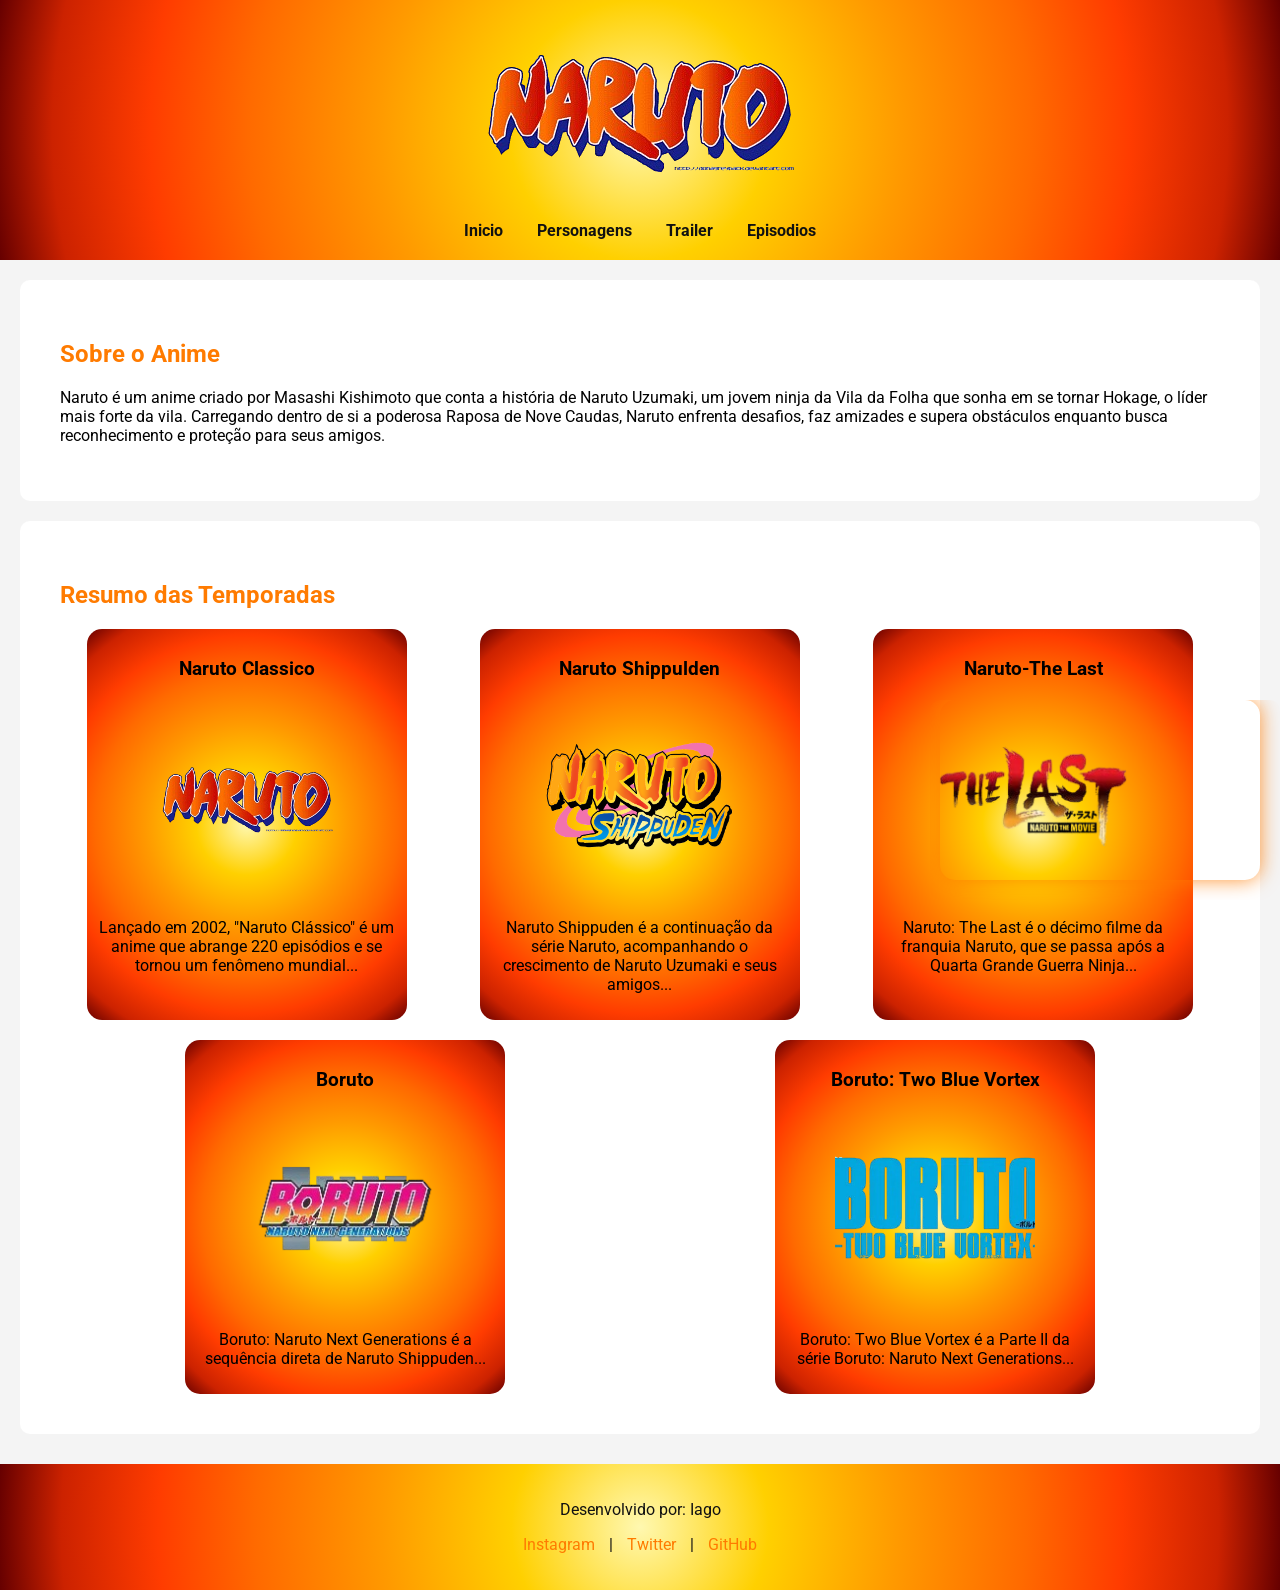
<file: index.html>
<!DOCTYPE html>
<html lang="pt-br">
<head>
    <meta charset="UTF-8">

    <!-- RESPONSIVIDADE PARA CELULAR -->
    <meta name="viewport" content="width=device-width, initial-scale=1.0">

    <title>Naruto Usumaki</title>

    <!-- Google Fonts -->
    <link href="https://fonts.googleapis.com/css2?family=Bangers&family=Roboto:wght@300;400;700&display=swap" rel="stylesheet">

    <!-- CSS Externo -->
    <link rel="stylesheet" href="css/style.css">

    <!-- Icone -->
    <link rel="icon" type="image/x-icon" href="./imagens/folha-removebg-preview.png">
</head>

<body>

    <!-- Cabeçalho -->
    <header>
        <h1><img src="./imagens/nome-removebg-preview.png" alt=""></h1>
        <nav>
            <a href="#sobre">Inicio</a>
            <a href="personagens.html">Personagens</a>
            <a href="trailer.html">Trailer</a>
            <a href="Episodios.html">Episodios</a>
        </nav>
    </header>

    <!-- Seção Sobre -->
    <section id="sobre">
        <h2>Sobre o Anime</h2>
        <p>
            Naruto é um anime criado por Masashi Kishimoto que conta a história de Naruto Uzumaki, 
            um jovem ninja da Vila da Folha que sonha em se tornar Hokage, o líder mais forte da vila. 
            Carregando dentro de si a poderosa Raposa de Nove Caudas, Naruto enfrenta desafios, 
            faz amizades e supera obstáculos enquanto busca reconhecimento e proteção para seus amigos.
        </p>
    </section>

    <!-- Seção Personagens -->
    <section id="personagens">
        <h2>Resumo das Temporadas</h2>

        <div class="personagens-container">

            <div class="card">
                <h3>Naruto Classico</h3>
                <img src="./imagens/nome-removebg-preview.png" alt="Naruto">
                <p>
                    Lançado em 2002, "Naruto Clássico" é um anime que abrange 220 episódios e se tornou um fenômeno mundial...
                </p>
            </div>

            <div class="card">
                <h3>Naruto Shippulden</h3>
                <img src="./imagens/shipulden.png" alt="Sasuke">
                <p>
                    Naruto Shippuden é a continuação da série Naruto, acompanhando o crescimento de Naruto Uzumaki e seus amigos...
                </p>
            </div>

            <div class="card">
                <h3>Naruto-The Last</h3>
                <img src="./imagens/OIP-removebg-preview.png" alt="Sakura">
                <p>
                    Naruto: The Last é o décimo filme da franquia Naruto, que se passa após a Quarta Grande Guerra Ninja...
                </p>
            </div>

            <div class="card">
                <h3>Boruto</h3>
                <img src="./imagens/boruto.png" alt="Boruto">
                <p>
                    Boruto: Naruto Next Generations é a sequência direta de Naruto Shippuden...
                </p>
            </div>

            <div class="card">
                <h3>Boruto: Two Blue Vortex</h3>
                <img src="./imagens/two blue vortex.png" alt="Boruto Two Blue Vortex">
                <p>
                    Boruto: Two Blue Vortex é a Parte II da série Boruto: Naruto Next Generations...
                </p>
            </div>

        </div>
    </section>

    <!-- Rodapé -->
    <footer>
        <p>Desenvolvido por: Iago</p>
        <p>
            <a href="#">Instagram</a> |
            <a href="#">Twitter</a> |
            <a href="#">GitHub</a>
        </p>
    </footer>

    <!-- Player fixo -->
    <iframe src="player.html" style="
    position:fixed;
    bottom:0;
    right:0;
    width:350px;
    height:200px;
    border:none;
    z-index:9999;">
    </iframe>

</body>
</html>
</file>
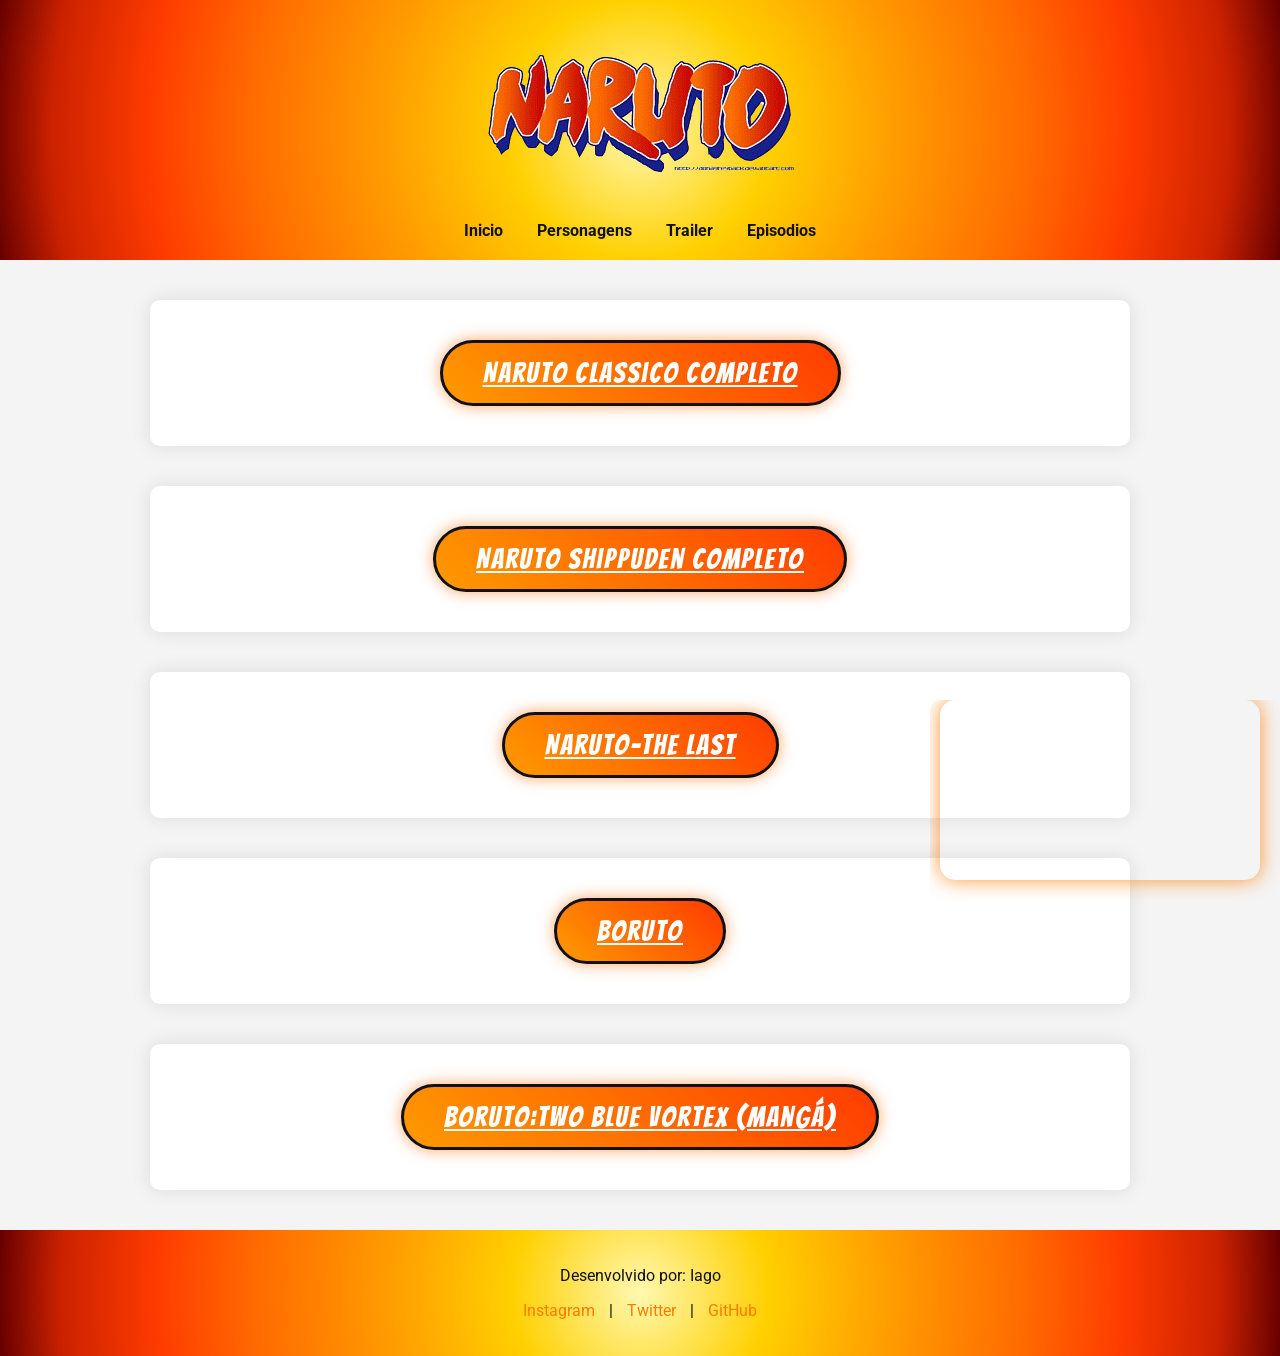
<file: Episodios.html>
<!DOCTYPE html>
<html lang="en">
<head>
    <!-- RESPONSIVIDADE PARA CELULAR -->
    <meta name="viewport" content="width=device-width, initial-scale=1.0">
    
    <meta charset="UTF-8">
    <meta http-equiv="X-UA-Compatible" content="IE=edge">
    <meta name="viewport" content="width=device-width, initial-scale=1.0">
    <title>Episodios</title>
     <!-- Google Fonts -->
     <link href="https://fonts.googleapis.com/css2?family=Bangers&family=Roboto:wght@300;400;700&display=swap" rel="stylesheet">

    <!-- CSS Externo -->
    <link rel="stylesheet" href="css/style.css">
    <link rel="icon" type= "image/x-icon" href="./imagens/folha-removebg-preview.png">
 
</head>
<body>
       <!-- Cabeçalho -->
       <header>
        <h1><img src="./imagens/nome-removebg-preview.png" alt=""></h1>
        <nav>
            <a href="index.html">Inicio</a>
            <a href="personagens.html">Personagens</a>
            <a href="trailer.html">Trailer</a>
            <a href="Episodios.html">Episodios</a>
        </nav>
    </header>

    <section id="trailer">
        <a href=" https://pluto.tv/br/on-demand/series/5f89ec9e7ecf48001a34156c/season/1?msockid=13785aba3feb6c5009c54db63eee6dd6"target="_blank">Naruto Classico Completo</a>
        
           
        </div>
    </section>

    <section id="trailer">
        <a href="https://pluto.tv/br/on-demand/series/622102dae9e2e9001399c4a9/season/1?msockid=13785aba3feb6c5009c54db63eee6dd6"target="_blank">Naruto Shippuden Completo</a>
        
           
        </div>
    </section>

    <section id="trailer">
        <a href="https://pluto.tv/br/on-demand/movies/651af2dad193e8001be0e9ff?msockid=13785aba3feb6c5009c54db63eee6dd6"target="_blank">Naruto-The Last</a>
        
           
        </div>
    </section>

    <section id="trailer">
        <a href="https://pluto.tv/br/on-demand/series/653a849025fde2001a81c872/season/1?msockid=13785aba3feb6c5009c54db63eee6dd6"target="_blank">Boruto</a>
        
           
        </div>
    </section>

    <section id="trailer">
        <a href="https://mangaplus.shueisha.co.jp/viewer/5000242"target="_blank">Boruto:Two Blue Vortex (mangá)</a>
        
           
        </div>
    </section>


     <!-- Rodapé -->
     <footer>
        <p>Desenvolvido por: Iago</p>
        <p>
            <a href="#">Instagram</a> |
            <a href="#">Twitter</a> |
            <a href="#">GitHub</a>
        </p>
    </footer>
    <iframe src="player.html" style="
position:fixed;
bottom:0;
right:0;
width:350px;
height:200px;
border:none;
z-index:9999;">
</iframe>
</body>
</html>
</file>
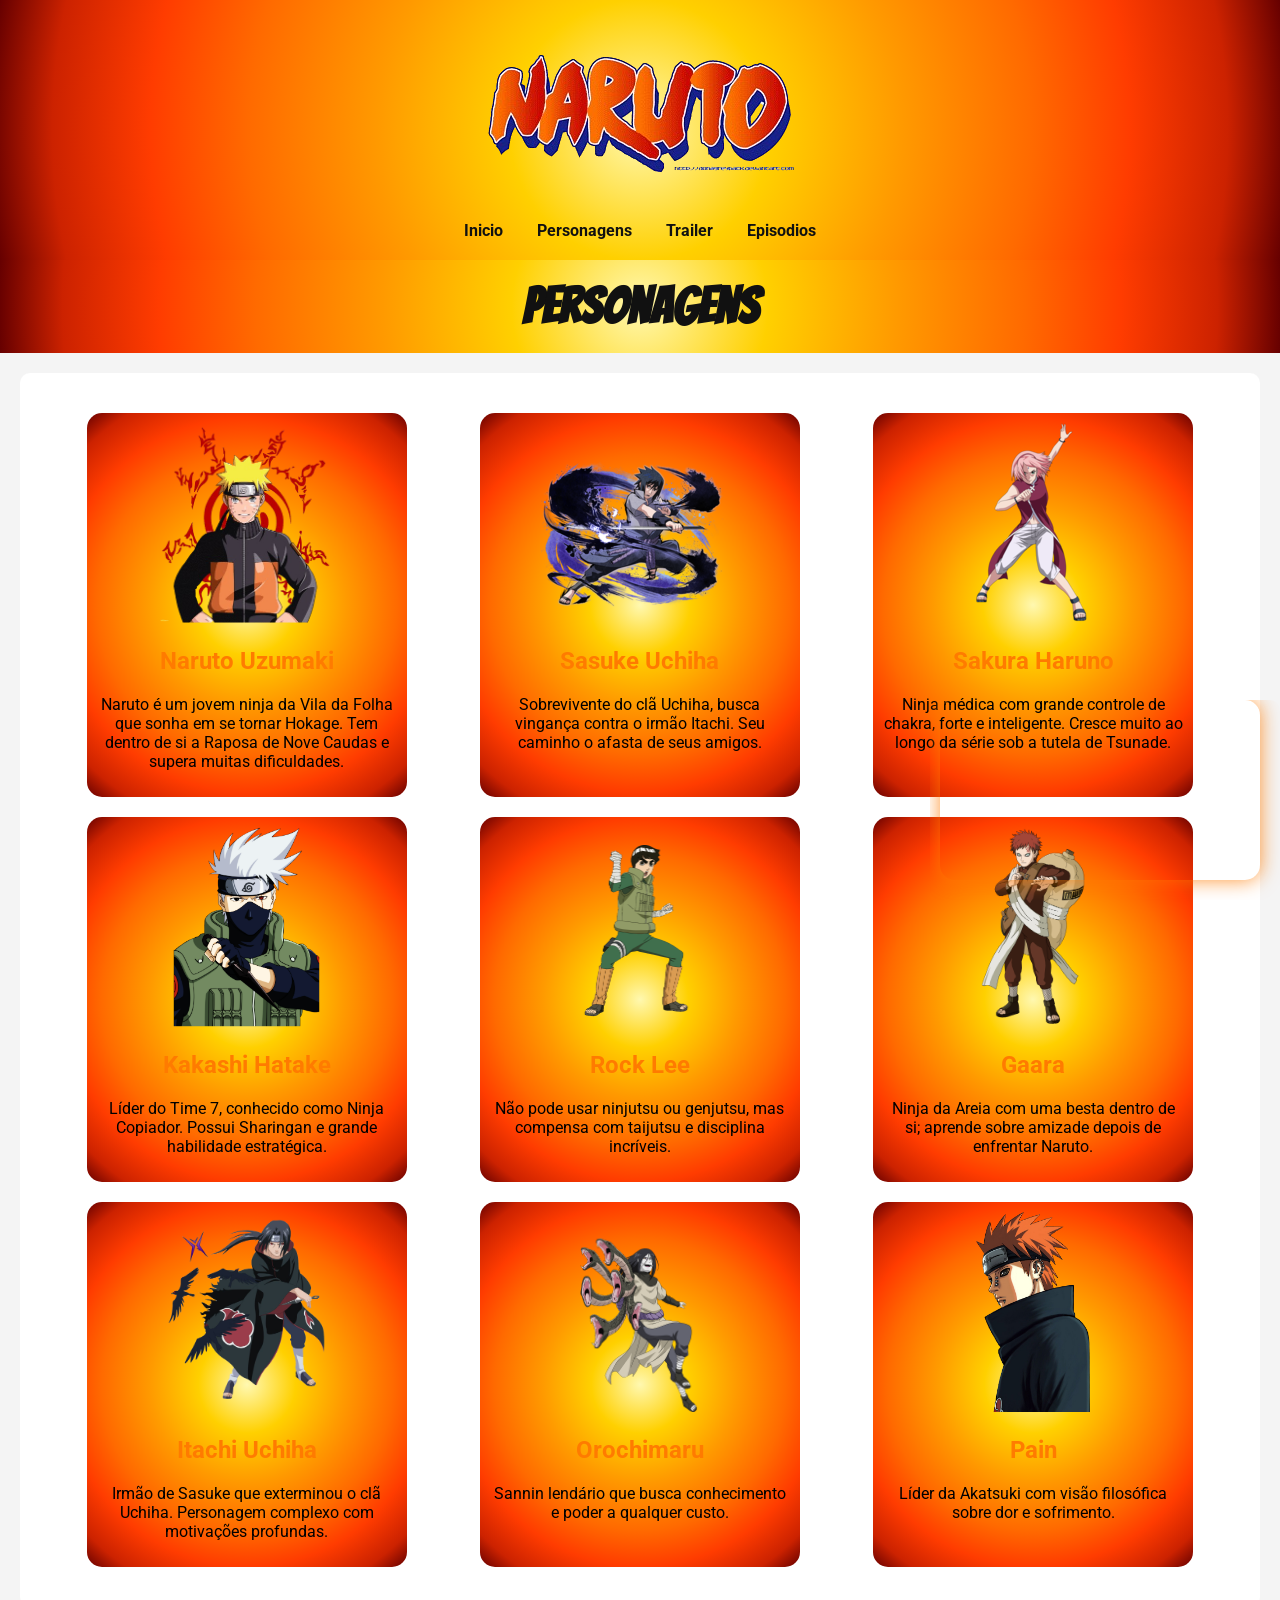
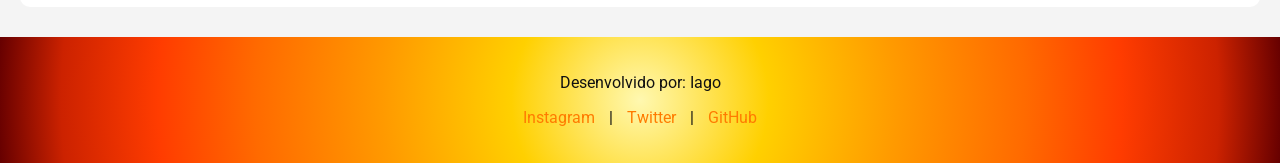
<file: personagens.html>
<!DOCTYPE html>
<html lang="pt-br">
<head>
    <!-- RESPONSIVIDADE PARA CELULAR -->
    <meta name="viewport" content="width=device-width, initial-scale=1.0">
    <meta charset="UTF-8">
    <title>Personagens - Naruto Clássico</title>
    <link href="https://fonts.googleapis.com/css2?family=Bangers&family=Roboto:wght@300;400;700&display=swap" rel="stylesheet">
   <!-- CSS Externo -->
   <link rel="stylesheet" href="css/style.css">
   <link rel="icon" type= "image/x-icon" href="./imagens/folha-removebg-preview.png">
</head>
<body>

     <!-- Cabeçalho -->
     <header>
        <h1><img src="./imagens/nome-removebg-preview.png" alt=""></h1>
        <nav>
            <a href="index.html">Inicio</a>
            <a href="personagens.html">Personagens</a>
            <a href="trailer.html">Trailer</a>
            <a href="Episodios.html">Episodios</a>
        </nav>
    </header>

<header>
    <h1>Personagens</h1>
</header>

<section class="personagens-container">

    <!-- Naruto -->
    <div class="card">
        <img src="./imagens/naruto-removebg-preview.png" alt="Naruto Uzumaki">
        <h2>Naruto Uzumaki</h2>
        <p>
            Naruto é um jovem ninja da Vila da Folha que sonha em se tornar Hokage.
            Tem dentro de si a Raposa de Nove Caudas e supera muitas dificuldades.
        </p>
    </div>

    <!-- Sasuke -->
    <div class="card">
        <img src="./imagens/sasuke-uchiha-png-8.png" alt="Sasuke Uchiha">
        <h2>Sasuke Uchiha</h2>
        <p>
            Sobrevivente do clã Uchiha, busca vingança contra o irmão Itachi.
            Seu caminho o afasta de seus amigos.
        </p>
    </div>

    <!-- Sakura -->
    <div class="card">
        <img src="./imagens/Sakura-PNG-Free-Download.png" alt="Sakura Haruno">
        <h2>Sakura Haruno</h2>
        <p>
            Ninja médica com grande controle de chakra, forte e inteligente.
            Cresce muito ao longo da série sob a tutela de Tsunade.
        </p>
    </div>

    <!-- Kakashi -->
    <div class="card">
        <img src="./imagens/Kakashi-Hatake-PNG-Isolated-Image.png" alt="Kakashi Hatake">
        <h2>Kakashi Hatake</h2>
        <p>
            Líder do Time 7, conhecido como Ninja Copiador.
            Possui Sharingan e grande habilidade estratégica.
        </p>
    </div>

    <!-- Rock Lee -->
    <div class="card">
        <img src="./imagens/Rock-Lee-PNG-Isolated-HD.png" alt="Rock Lee">
        <h2>Rock Lee</h2>
        <p>
            Não pode usar ninjutsu ou genjutsu, mas compensa com taijutsu e disciplina incríveis.
        </p>
    </div>

    <!-- Gaara -->
    <div class="card">
        <img src="./imagens/Gaara-PNG-Background-Image.png" alt="Gaara">
        <h2>Gaara</h2>
        <p>
            Ninja da Areia com uma besta dentro de si; aprende sobre amizade depois de enfrentar Naruto.
        </p>
    </div>

    <!-- Itachi -->
    <div class="card">
        <img src="./imagens/Itachi-Uchiha-PNG-Isolated-Photo.png" alt="Itachi Uchiha">
        <h2>Itachi Uchiha</h2>
        <p>
            Irmão de Sasuke que exterminou o clã Uchiha.
            Personagem complexo com motivações profundas.
        </p>
    </div>

    <!-- Orochimaru -->
    <div class="card">
        <img src="./imagens/Orochimaru-PNG-Photos.png" alt="Orochimaru">
        <h2>Orochimaru</h2>
        <p>
            Sannin lendário que busca conhecimento e poder a qualquer custo.
        </p>
    </div>

    <!-- Pain -->
    <div class="card">
        <img src="./imagens/Naruto-Pain-PNG-Transparent.png" alt="Pain">
        <h2>Pain</h2>
        <p>
            Líder da Akatsuki com visão filosófica sobre dor e sofrimento.
        </p>
    </div>

</section>



 <!-- Rodapé -->
 <footer>
    <p>Desenvolvido por: Iago</p>
    <p>
        <a href="#">Instagram</a> |
        <a href="#">Twitter</a> |
        <a href="#">GitHub</a>
    </p>
</footer>

<iframe src="player.html" style="
position:fixed;
bottom:0;
right:0;
width:350px;
height:200px;
border:none;
z-index:9999;">
</iframe>

</body>
</html>
</file>
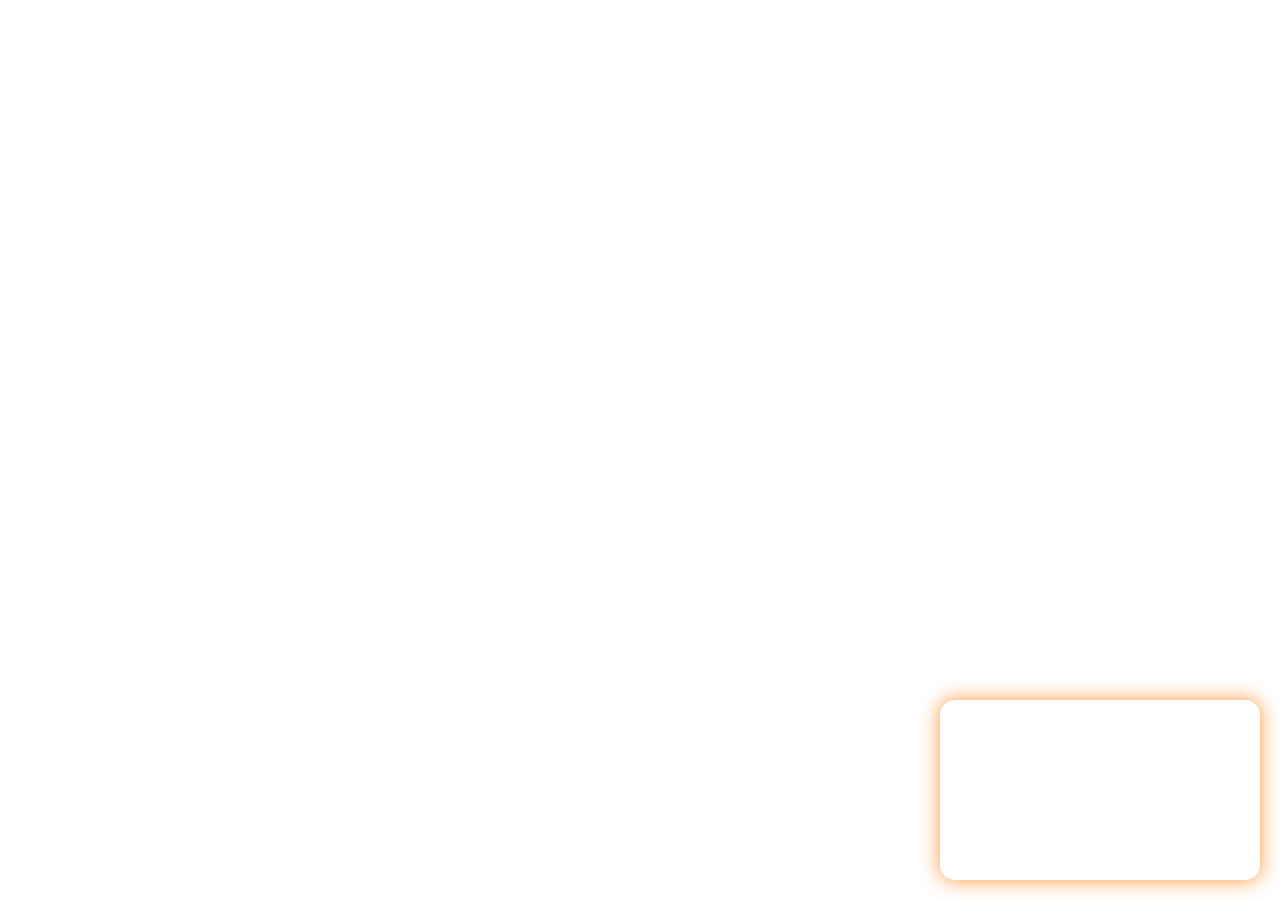
<file: player.html>
<!DOCTYPE html>
<html>
<head>
    <!-- RESPONSIVIDADE PARA CELULAR -->
    <meta name="viewport" content="width=device-width, initial-scale=1.0">
<meta charset="UTF-8">
<style>
body {
    margin: 0;
    background: transparent;
}

#yt-player {
    position: fixed;
    bottom: 20px;
    right: 20px;
    width: 320px;
    height: 180px;
    border-radius: 15px;
    overflow: hidden;
    box-shadow: 0 0 20px rgba(255, 123, 0, 0.8);
    z-index: 9999;
}

iframe {
    width: 100%;
    height: 100%;
}
</style>
</head>
<body>

<div id="yt-player">
    <iframe width="560" height="315" src="https://www.youtube.com/embed/SAhdAyMMB3o?si=WSYPBZiI9hlEMNFp" title="YouTube video player" frameborder="0" allow="accelerometer; autoplay; clipboard-write; encrypted-media; gyroscope; picture-in-picture; web-share" referrerpolicy="strict-origin-when-cross-origin" allowfullscreen></iframe>
</div>

</body>
</html>
</file>
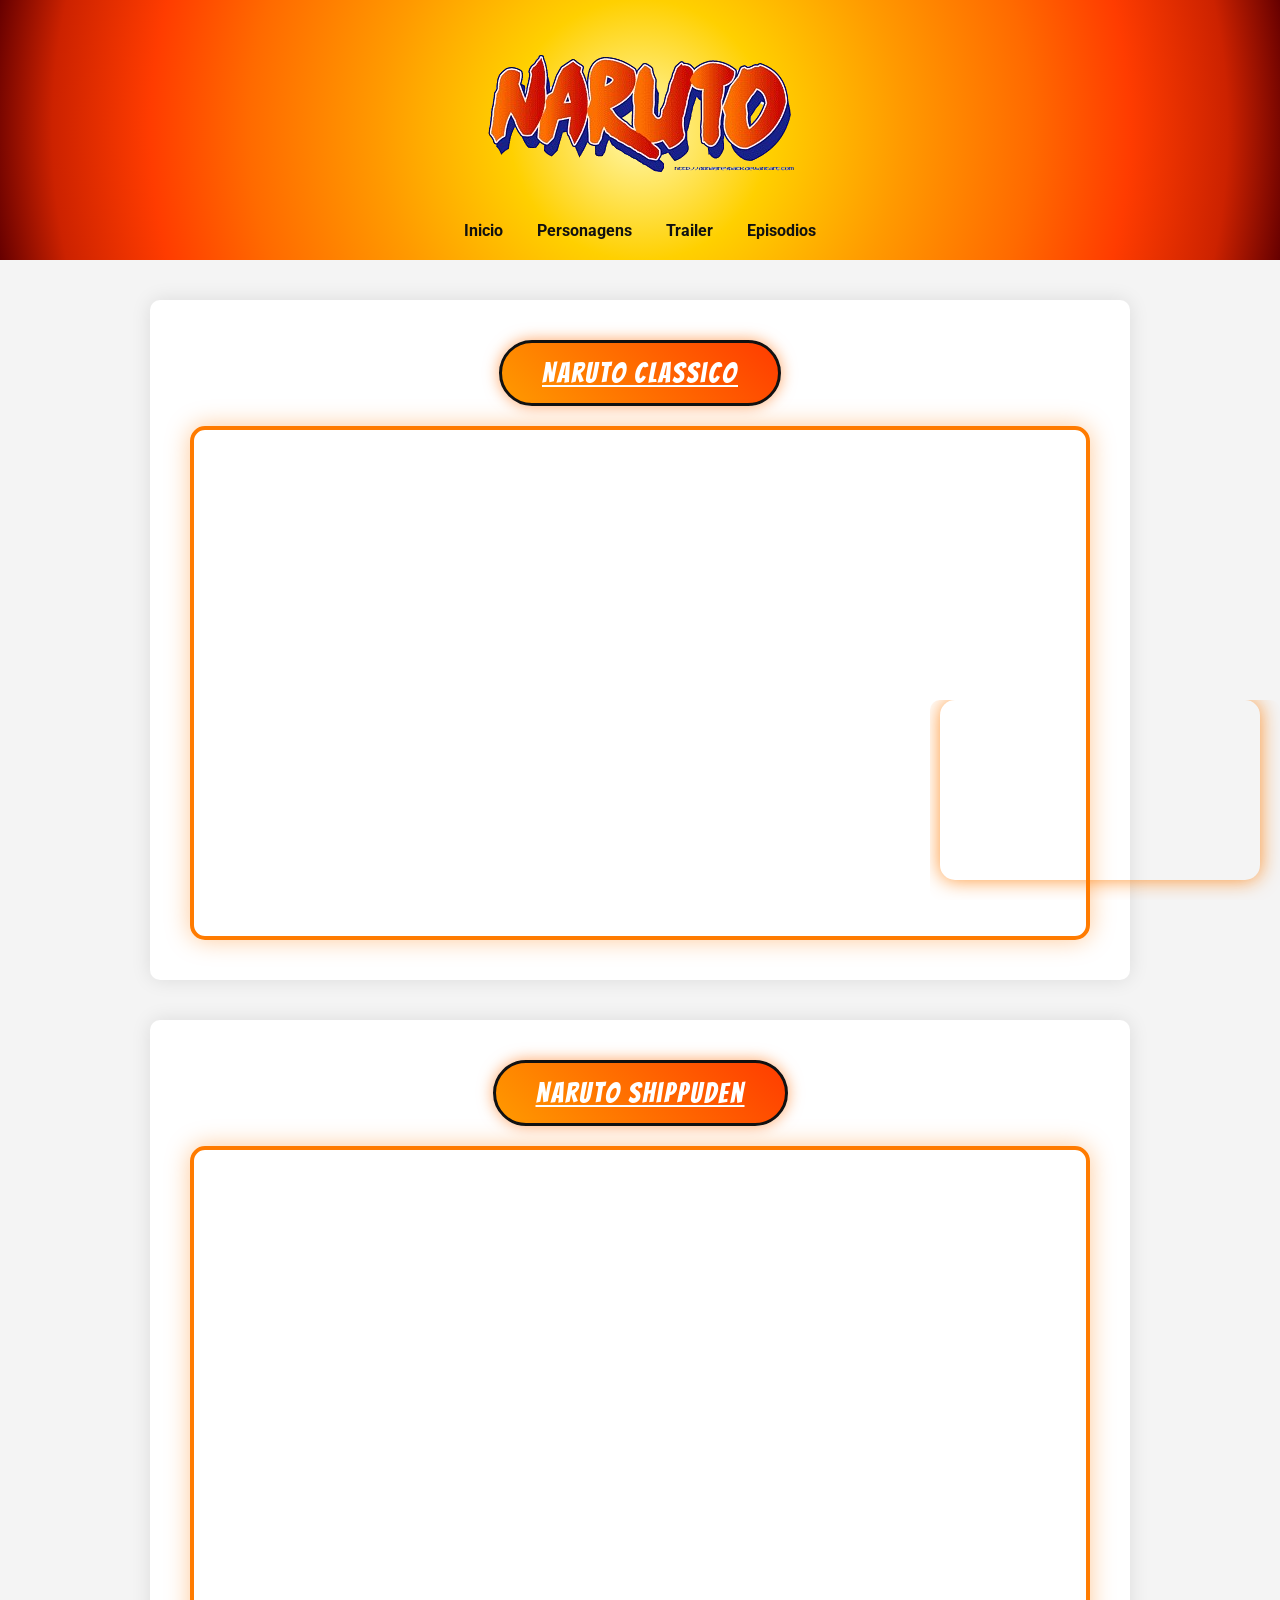
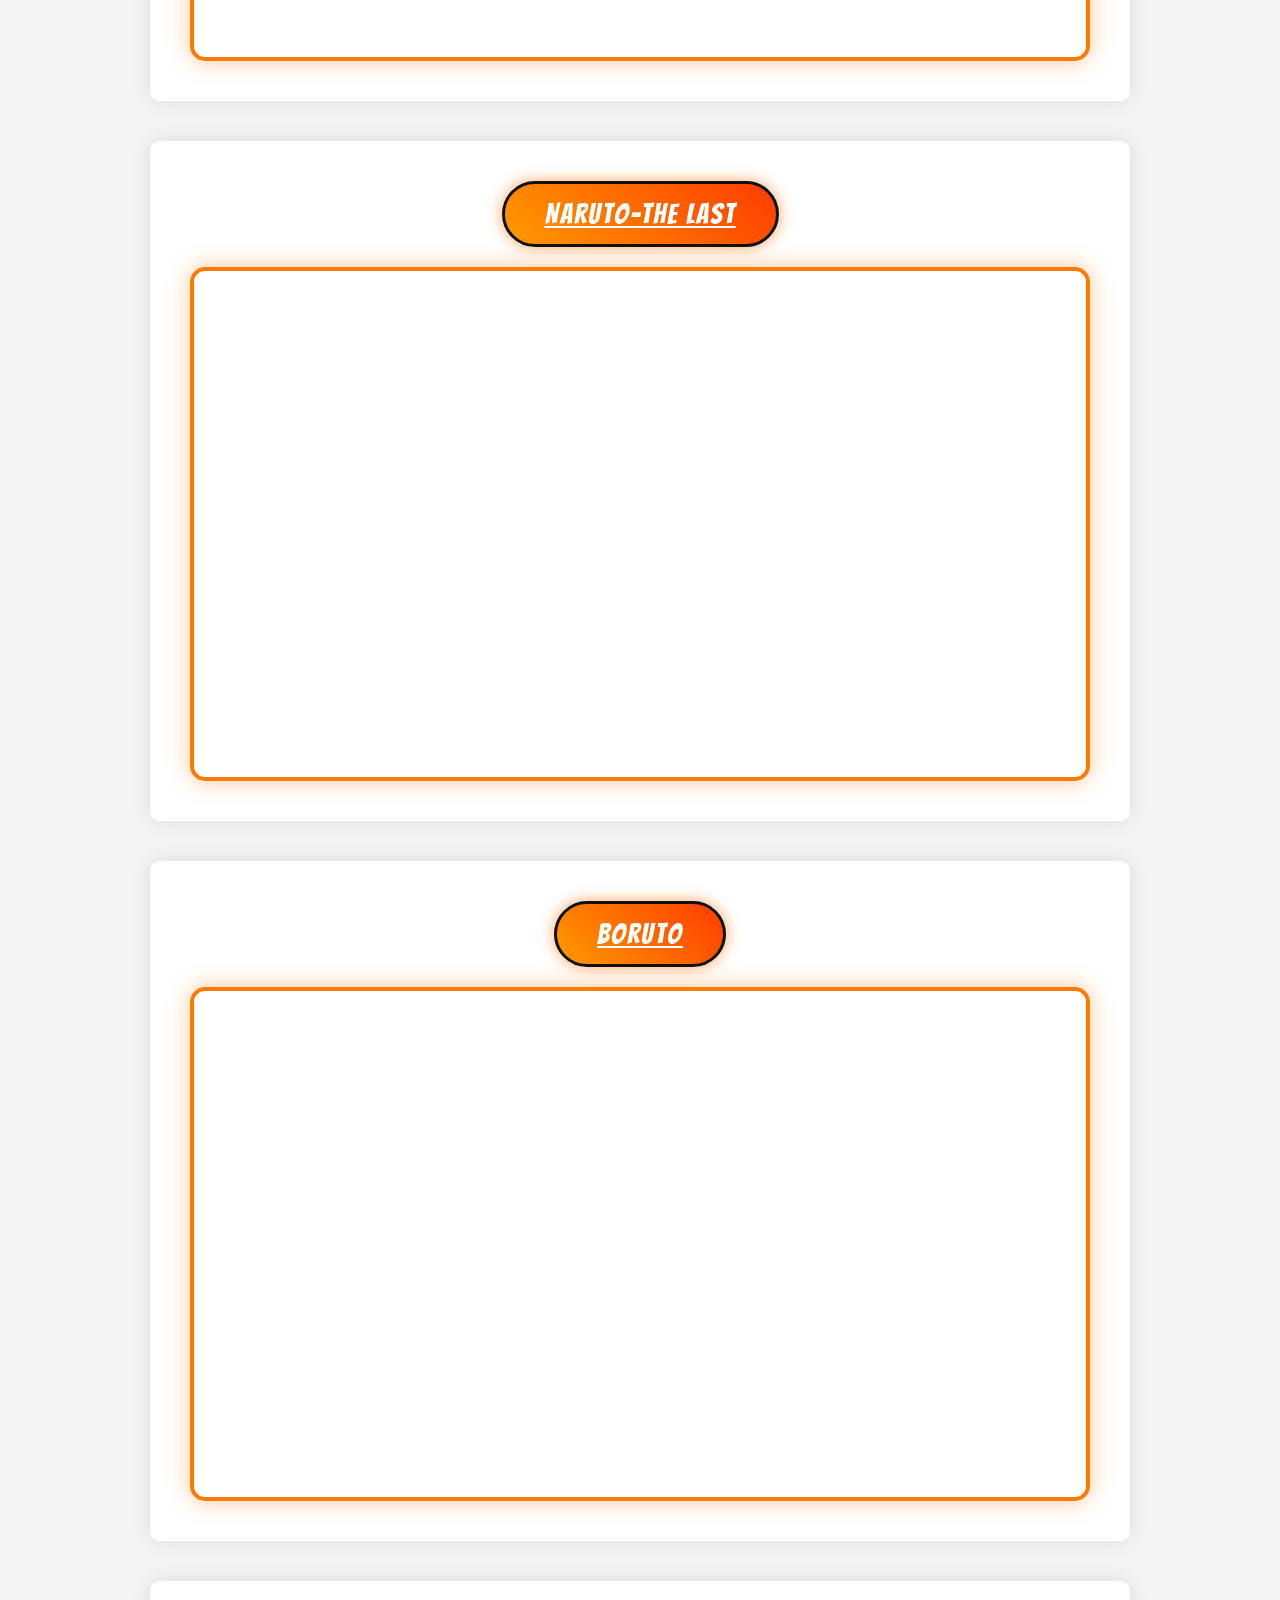
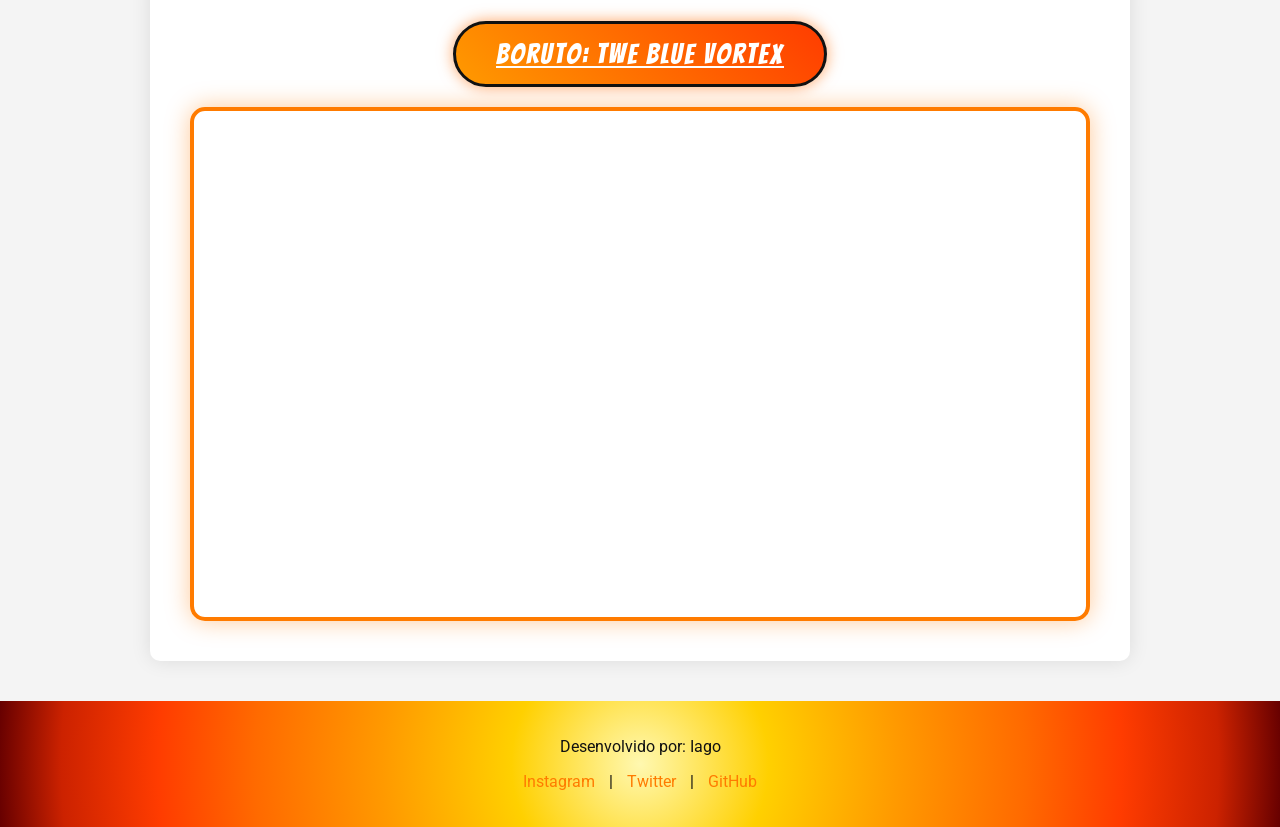
<file: trailer.html>
<!DOCTYPE html>
<html lang="pt-br">
<head>
    <!-- RESPONSIVIDADE PARA CELULAR -->
    <meta name="viewport" content="width=device-width, initial-scale=1.0">
    <meta charset="UTF-8">
    <title>Personagens - Naruto Clássico</title>
    <link href="https://fonts.googleapis.com/css2?family=Bangers&family=Roboto:wght@300;400;700&display=swap" rel="stylesheet">
   <!-- CSS Externo -->
   <link rel="stylesheet" href="css/style.css">
   <link rel="icon" type= "image/x-icon" href="./imagens/folha-removebg-preview.png">
</head>
<body>

     <!-- Cabeçalho -->
     <header>
        <h1><img src="./imagens/nome-removebg-preview.png" alt=""></h1>
        <nav>
            <a href="index.html">Inicio</a>
            <a href="personagens.html">Personagens</a>
            <a href="trailer.html">Trailer</a>
            <a href="Episodios.html">Episodios</a>
        </nav>
    </header>

    <!-- Seção de Mídia -->
    <section id="trailer">
        
        <a href="Episodios.html"target="_blank"> Naruto Classico</a>
        <div class="video-container">
            <iframe width="560" height="315" src="https://www.youtube.com/embed/-G9BqkgZXRA?si=251U5KN9eHeUK1Qs" title="YouTube video player" frameborder="0" allow="accelerometer; autoplay; clipboard-write; encrypted-media; gyroscope; picture-in-picture; web-share" referrerpolicy="strict-origin-when-cross-origin" allowfullscreen></iframe>
        </div>
    </section>

    <section id="trailer">
        
        <a href="Episodios.html"target="_blank"> Naruto Shippuden</a>
        <div class="video-container">
            <iframe width="560" height="315" src="https://www.youtube.com/embed/22R0j8UKRzY?si=azRH9clgdxp8xPpV" title="YouTube video player" frameborder="0" allow="accelerometer; autoplay; clipboard-write; encrypted-media; gyroscope; picture-in-picture; web-share" referrerpolicy="strict-origin-when-cross-origin" allowfullscreen></iframe>
        </div>
    </section>

    <section id="trailer">
        
        <a href="Episodios.html"target="_blank"> Naruto-The Last</a>
        <div class="video-container">
            <iframe width="560" height="315" src="https://www.youtube.com/embed/D5oo61Jbg3w?si=FynsKcEU0t8BNIk9" title="YouTube video player" frameborder="0" allow="accelerometer; autoplay; clipboard-write; encrypted-media; gyroscope; picture-in-picture; web-share" referrerpolicy="strict-origin-when-cross-origin" allowfullscreen></iframe>
        </div>
    </section>

    <section id="trailer">
        
        <a href="Episodios.html"target="_blank"> Boruto</a>
        <div class="video-container">
            <iframe width="560" height="315" src="https://www.youtube.com/embed/9-RxcF4wUi0?si=5g75Uc4F6PEldA61" title="YouTube video player" frameborder="0" allow="accelerometer; autoplay; clipboard-write; encrypted-media; gyroscope; picture-in-picture; web-share" referrerpolicy="strict-origin-when-cross-origin" allowfullscreen></iframe>
        </div>
    </section>

    <section id="trailer">
        
        <a href="Episodios.html"target="_blank"> Boruto: Twe Blue Vortex</a>
        <div class="video-container">
            <iframe width="560" height="315" src="https://www.youtube.com/embed/4Nr11Tn_XQ0?si=UI0dQ1wswUnmWw89" title="YouTube video player" frameborder="0" allow="accelerometer; autoplay; clipboard-write; encrypted-media; gyroscope; picture-in-picture; web-share" referrerpolicy="strict-origin-when-cross-origin" allowfullscreen></iframe>
        </div>
    </section>
      <!-- Rodapé -->
      <footer>
        <p>Desenvolvido por: Iago</p>
        <p>
            <a href="#">Instagram</a> |
            <a href="#">Twitter</a> |
            <a href="#">GitHub</a>
        </p>
    </footer>
    <iframe src="player.html" style="
position:fixed;
bottom:0;
right:0;
width:350px;
height:200px;
border:none;
z-index:9999;">
</iframe>
</file>
<file: css/style.css>
:root {
    --laranja: #ff7b00;
    --preto: #111;
    --branco: #ffffff;
    --cinza: #f4f4f4;
}

body {
    margin: 0;
    font-family: 'Roboto', sans-serif;
    background-color: var(--cinza);
}

/* Cabeçalho */

header {
    background: radial-gradient(circle at center,
    #fff8b0 0%,
    #ffd000 20%,
    #ff9a00 40%,
    #ff6a00 60%,
    #ff3c00 75%,
    #cc2200 90%,
    #660000 100%);
    color: var(--preto);
    padding: 20px;
    text-align: center;
}

header h1 {
    font-family: 'Bangers', cursive;
    font-size: 50px;
    margin: 0;
}

/* Logo responsiva */
header img{
    max-width:100%;
    height:auto;
}

/* Menu */

nav {
    margin-top:10px;
}

nav a {
    color: var(--preto);
    text-decoration: none;
    margin: 0 15px;
    font-weight: bold;
}

nav a:hover {
    text-decoration: underline;
}

/* Seções */

section {
    padding: 40px;
    margin: 20px;
    background-color: var(--branco);
    border-radius: 10px;
}

h2 {
    color: var(--laranja);
    margin-bottom: 20px;
}

/* Personagens */

.personagens-container {
    display: flex;
    justify-content: space-around;
    flex-wrap: wrap;
    gap: 20px;
}

.card {
    background: radial-gradient(circle at center,
#fff8b0 0%,
#ffd000 20%,
#ff9a00 40%,
#ff6a00 60%,
#ff3c00 75%,
#cc2200 90%,
#660000 100%);
    padding: 10px;
    border-radius: 15px;
    width: 300px;
    text-align: center;
    transition: 0.3s;
}

.card:hover {
    transform: scale(1.1);
    background-color: var(--laranja);
    color: var(--branco);
}

.card img {
    width: 200px;
    height: 200px;
    object-fit: contain;
    border-radius: 10px;
    max-width:100%;
}

/* Vídeo */

.video-container {
    display: flex;
    justify-content: center;
}

iframe {
    border-radius: 10px;
}

/* Rodapé */

footer {
    background: radial-gradient(circle at center,
    #fff8b0 0%,
    #ffd000 20%,
    #ff9a00 40%,
    #ff6a00 60%,
    #ff3c00 75%,
    #cc2200 90%,
    #660000 100%);
    color: var(--preto);
    text-align: center;
    padding: 20px;
    margin-top: 30px;
}

footer a {
    color: var(--laranja);
    text-decoration: none;
    margin: 0 10px;
}

/* ============================= */
/*        PÁGINA EPISÓDIO        */
/* ============================= */

#trailer {
    max-width: 900px;
    margin: 40px auto;
    text-align: center;
    box-shadow: 0 0 20px rgba(0, 0, 0, 0.1);
}

/* Título do Episódio */
#trailer a {
    font-family: 'Bangers', cursive;
    font-size: 28px;
    letter-spacing: 2px;
    color: var(--branco);
    background: linear-gradient(45deg, #ff9a00, #ff3c00);
    padding: 15px 40px;
    border-radius: 50px;
    display: inline-block;
    cursor: pointer;
    text-shadow: none;
    transition: 0.3s ease-in-out;
    box-shadow: 0 0 15px rgba(255, 106, 0, 0.6);
    border: 3px solid var(--preto);
}

/* Hover estilo flame */
#trailer h2:hover {
    transform: scale(1.1);
    box-shadow: 0 0 25px rgba(255, 60, 0, 0.9);
    background: linear-gradient(45deg, #ffd000, #ff6a00);
}

/* Clique */
#trailer h2:active {
    transform: scale(0.95);
}

/* Container responsivo do vídeo */
.video-container {
    position: relative;
    padding-bottom: 56.25%;
    height: 0;
    overflow: hidden;
    border-radius: 15px;
    border: 4px solid var(--laranja);
    box-shadow: 0 0 25px rgba(255, 123, 0, 0.4);
    margin-top: 20px;
}

/* Iframe ajustado */
.video-container iframe {
    position: absolute;
    top: 0;
    left: 0;
    width: 100%;
    height: 100%;
    border-radius: 10px;
}

/* Hover estilo Naruto */
#trailer:hover {
    transform: scale(1.02);
    transition: 0.3s ease-in-out;
}

/* ================================= */
/*        RESPONSIVIDADE CELULAR     */
/* ================================= */

@media (max-width:768px){

    header h1{
        font-size:35px;
    }

    nav{
        display:flex;
        flex-direction:column;
        gap:10px;
    }

    section{
        padding:20px;
        margin:10px;
    }

    .personagens-container{
        flex-direction:column;
        align-items:center;
    }

    .card{
        width:90%;
    }

    iframe{
        width:100%;
        height:auto;
    }

}
</file>
